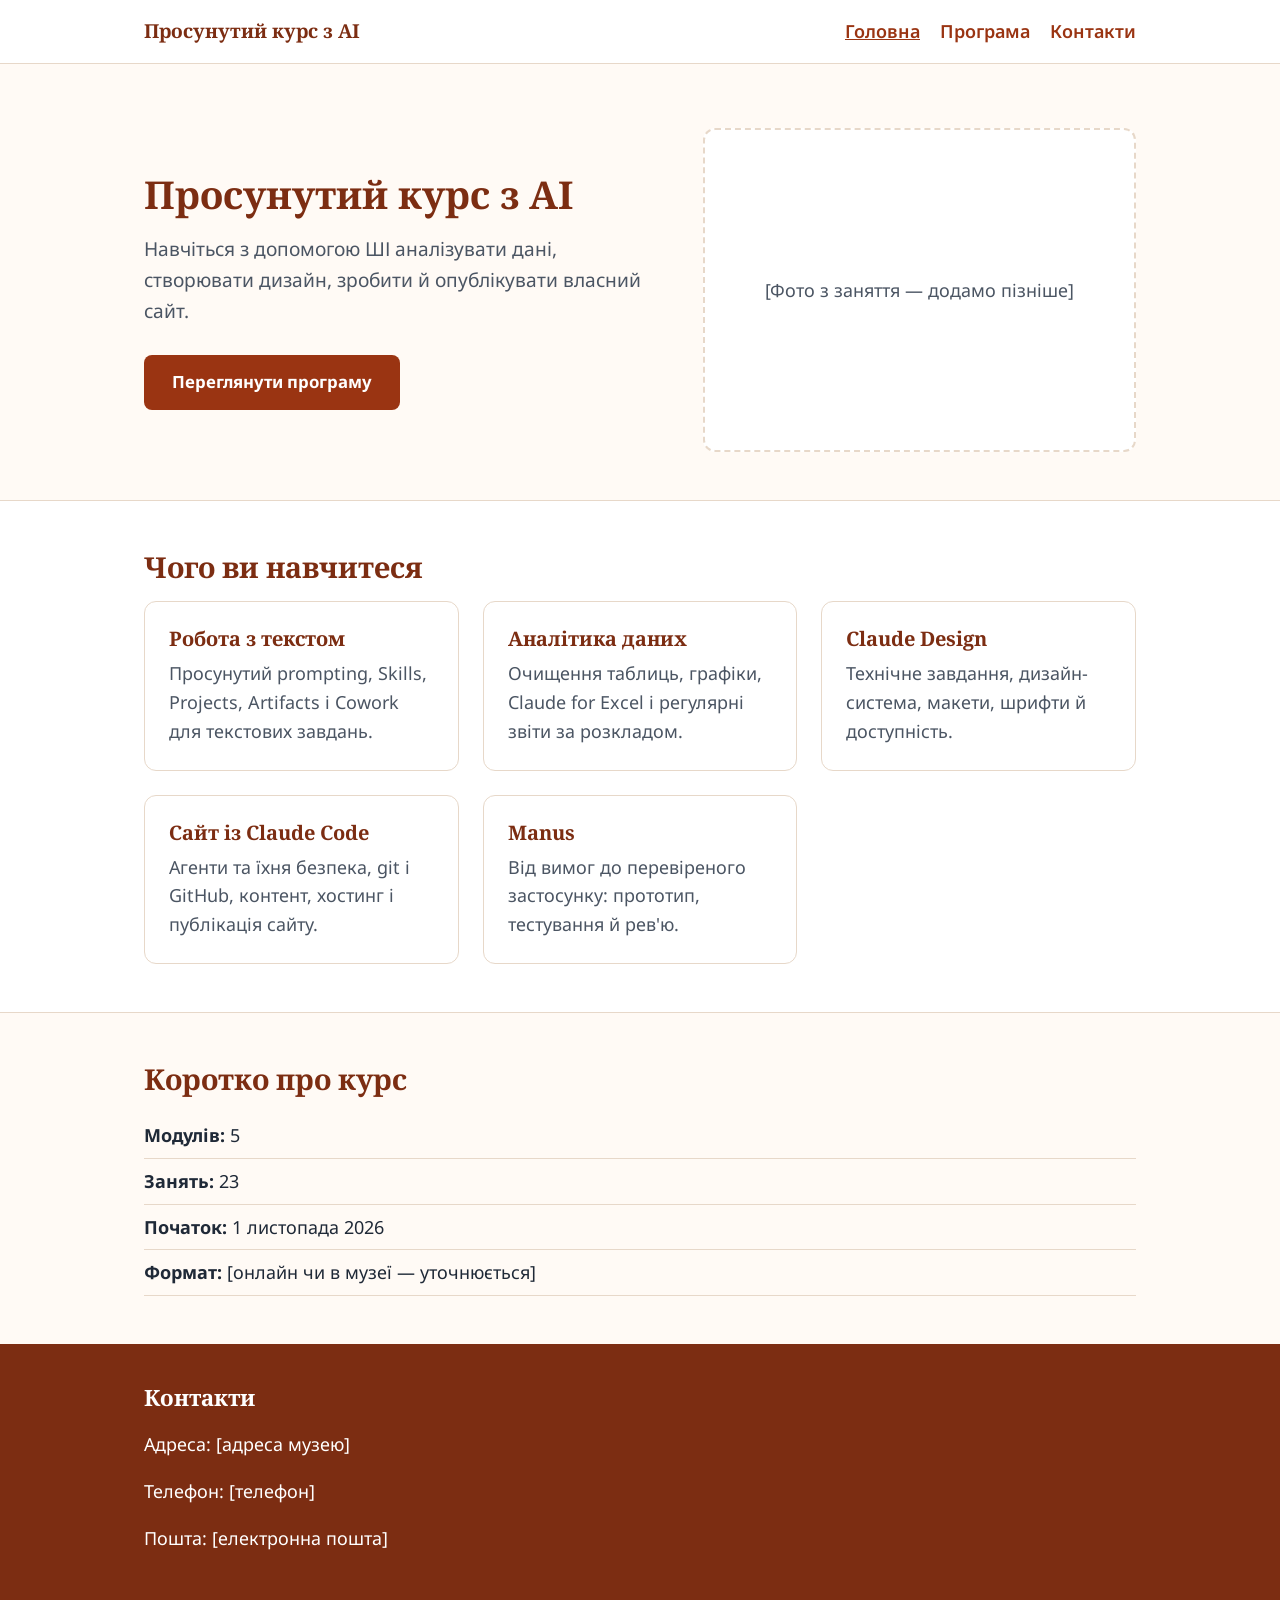
<file: index.html>
<!DOCTYPE html>
<html lang="uk">
<head>
  <meta charset="UTF-8">
  <meta name="viewport" content="width=device-width, initial-scale=1">
  <title>Просунутий курс з AI — головна</title>
  <link rel="preconnect" href="https://fonts.googleapis.com">
  <link rel="preconnect" href="https://fonts.gstatic.com" crossorigin>
  <link href="https://fonts.googleapis.com/css2?family=Noto+Sans:wght@400;600;700&family=Noto+Serif:wght@700&display=swap" rel="stylesheet">
  <link rel="stylesheet" href="style.css">
</head>
<body>
  <header class="site-header">
    <div class="container">
      <a class="logo" href="index.html">Просунутий курс з AI</a>
      <nav class="nav" aria-label="Головне меню">
        <a href="index.html" aria-current="page">Головна</a>
        <a href="program.html">Програма</a>
        <a href="#kontakty">Контакти</a>
      </nav>
    </div>
  </header>

  <main>
    <section class="hero">
      <div class="container">
        <div>
          <h1>Просунутий курс з AI</h1>
          <p class="lead">Навчіться з допомогою ШІ аналізувати дані, створювати дизайн, зробити й опублікувати власний сайт.</p>
          <a class="button" href="program.html">Переглянути програму</a>
        </div>
        <div class="photo-placeholder" role="img" aria-label="Місце для фото з заняття">
          [Фото з заняття — додамо пізніше]
        </div>
      </div>
    </section>

    <section class="section alt">
      <div class="container">
        <h2>Чого ви навчитеся</h2>
        <div class="cards">
          <article class="card">
            <h3>Робота з текстом</h3>
            <p>Просунутий prompting, Skills, Projects, Artifacts і Cowork для текстових завдань.</p>
          </article>
          <article class="card">
            <h3>Аналітика даних</h3>
            <p>Очищення таблиць, графіки, Claude for Excel і регулярні звіти за розкладом.</p>
          </article>
          <article class="card">
            <h3>Claude Design</h3>
            <p>Технічне завдання, дизайн-система, макети, шрифти й доступність.</p>
          </article>
          <article class="card">
            <h3>Сайт із Claude Code</h3>
            <p>Агенти та їхня безпека, git і GitHub, контент, хостинг і публікація сайту.</p>
          </article>
          <article class="card">
            <h3>Manus</h3>
            <p>Від вимог до перевіреного застосунку: прототип, тестування й рев'ю.</p>
          </article>
        </div>
      </div>
    </section>

    <section class="section">
      <div class="container">
        <h2>Коротко про курс</h2>
        <ul class="facts">
          <li><strong>Модулів:</strong> 5</li>
          <li><strong>Занять:</strong> 23</li>
          <li><strong>Початок:</strong> 1 листопада 2026</li>
          <li><strong>Формат:</strong> [онлайн чи в музеї — уточнюється]</li>
        </ul>
      </div>
    </section>
  </main>

  <footer class="site-footer" id="kontakty">
    <div class="container">
      <h2>Контакти</h2>
      <p>Адреса: [адреса музею]</p>
      <p>Телефон: [телефон]</p>
      <p>Пошта: [електронна пошта]</p>
    </div>
  </footer>
</body>
</html>
</file>
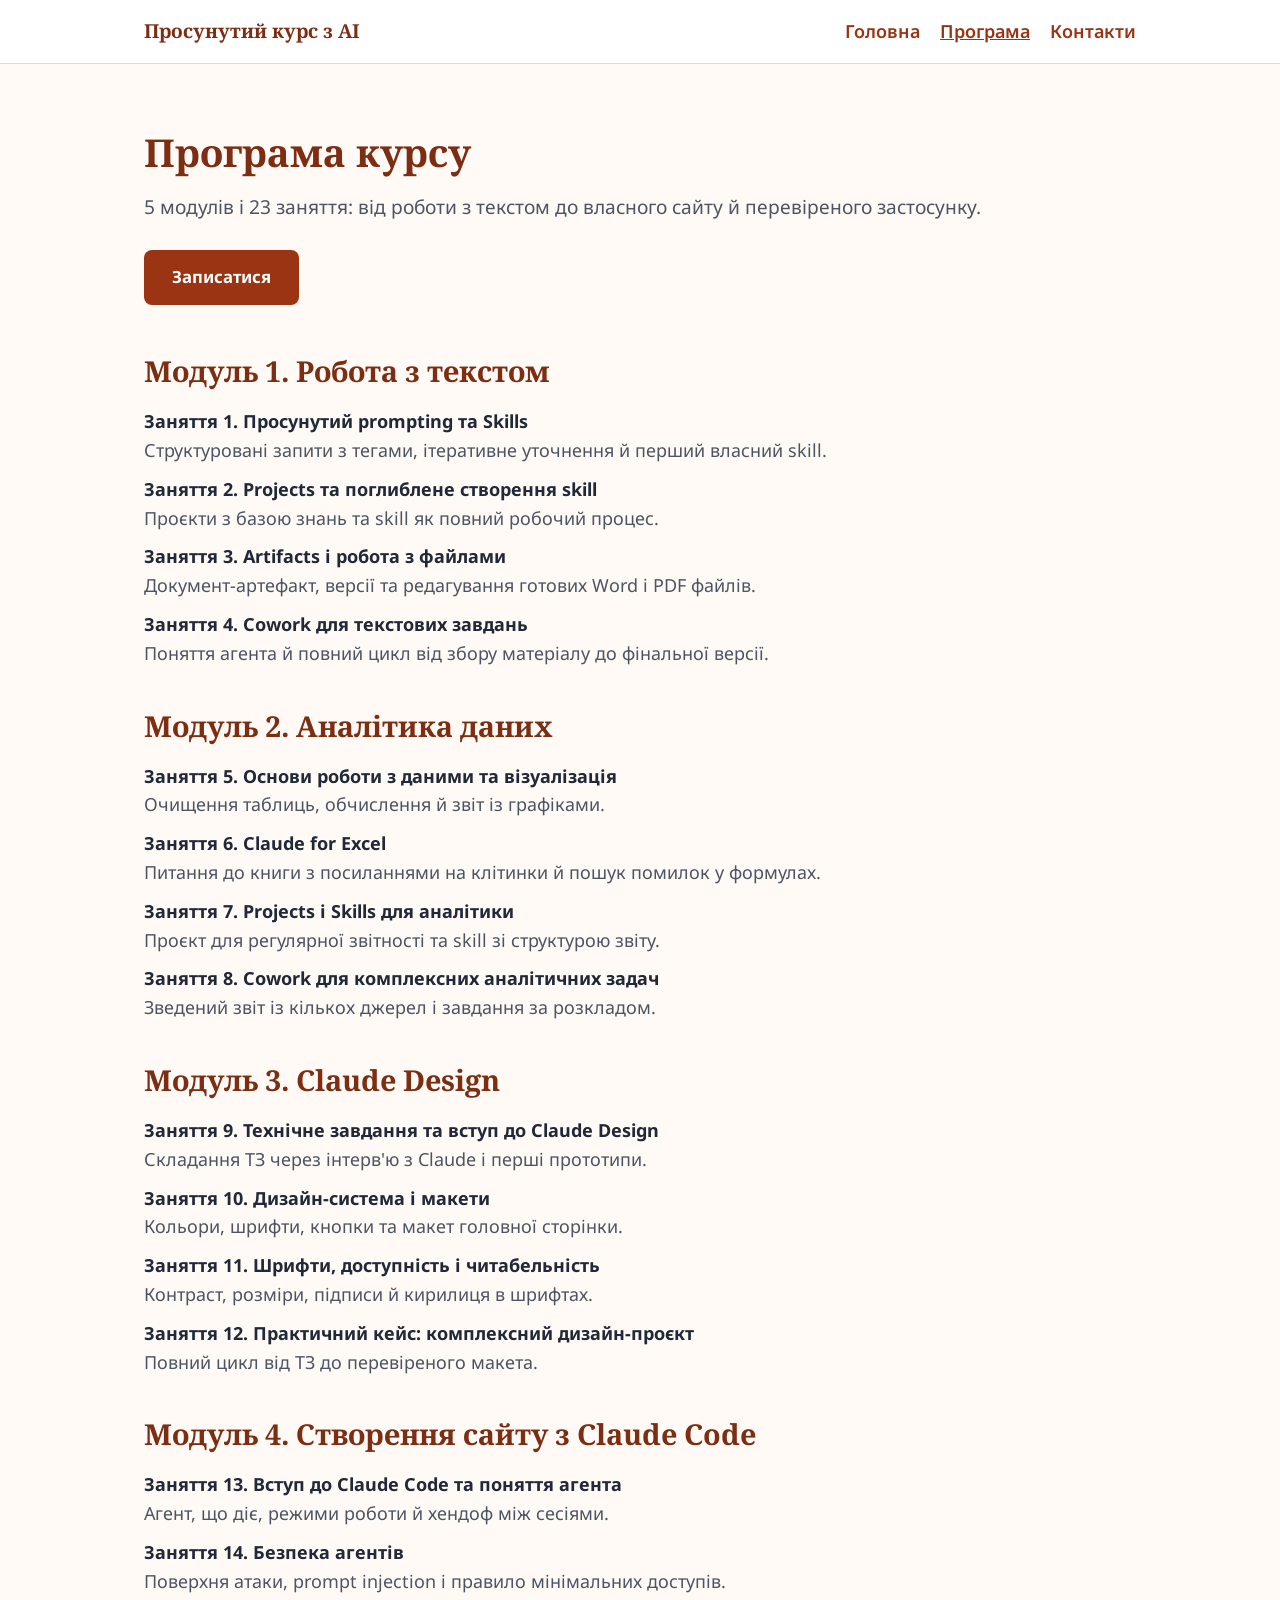
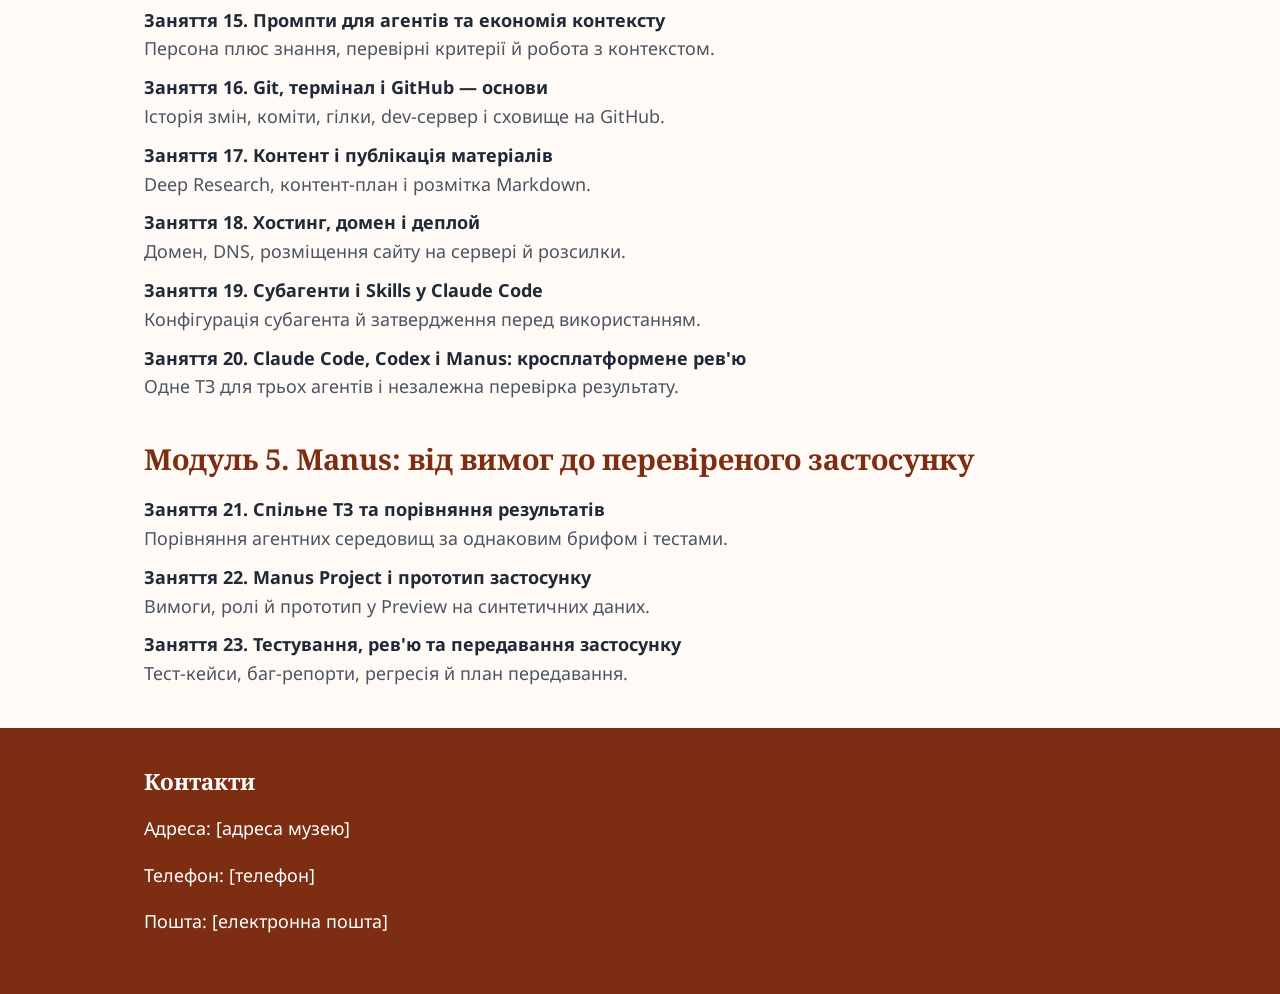
<file: program.html>
<!DOCTYPE html>
<html lang="uk">
<head>
  <meta charset="UTF-8">
  <meta name="viewport" content="width=device-width, initial-scale=1">
  <title>Програма курсу — Просунутий курс з AI</title>
  <link rel="preconnect" href="https://fonts.googleapis.com">
  <link rel="preconnect" href="https://fonts.gstatic.com" crossorigin>
  <link href="https://fonts.googleapis.com/css2?family=Noto+Sans:wght@400;600;700&family=Noto+Serif:wght@700&display=swap" rel="stylesheet">
  <link rel="stylesheet" href="style.css">
</head>
<body>
  <header class="site-header">
    <div class="container">
      <a class="logo" href="index.html">Просунутий курс з AI</a>
      <nav class="nav" aria-label="Головне меню">
        <a href="index.html">Головна</a>
        <a href="program.html" aria-current="page">Програма</a>
        <a href="#kontakty">Контакти</a>
      </nav>
    </div>
  </header>

  <main>
    <section class="hero">
      <div class="container hero-simple">
        <h1>Програма курсу</h1>
        <p class="lead">5 модулів і 23 заняття: від роботи з текстом до власного сайту й перевіреного застосунку.</p>
        <a class="button" href="#kontakty">Записатися</a>
      </div>
    </section>

    <div class="container">
      <section class="module">
        <h2>Модуль 1. Робота з текстом</h2>
        <ol class="lessons" start="1">
            <li><strong>Заняття 1. Просунутий prompting та Skills</strong><span>Структуровані запити з тегами, ітеративне уточнення й перший власний skill.</span></li>
            <li><strong>Заняття 2. Projects та поглиблене створення skill</strong><span>Проєкти з базою знань та skill як повний робочий процес.</span></li>
            <li><strong>Заняття 3. Artifacts і робота з файлами</strong><span>Документ-артефакт, версії та редагування готових Word і PDF файлів.</span></li>
            <li><strong>Заняття 4. Cowork для текстових завдань</strong><span>Поняття агента й повний цикл від збору матеріалу до фінальної версії.</span></li>
        </ol>
      </section>
      <section class="module">
        <h2>Модуль 2. Аналітика даних</h2>
        <ol class="lessons" start="5">
            <li><strong>Заняття 5. Основи роботи з даними та візуалізація</strong><span>Очищення таблиць, обчислення й звіт із графіками.</span></li>
            <li><strong>Заняття 6. Claude for Excel</strong><span>Питання до книги з посиланнями на клітинки й пошук помилок у формулах.</span></li>
            <li><strong>Заняття 7. Projects і Skills для аналітики</strong><span>Проєкт для регулярної звітності та skill зі структурою звіту.</span></li>
            <li><strong>Заняття 8. Cowork для комплексних аналітичних задач</strong><span>Зведений звіт із кількох джерел і завдання за розкладом.</span></li>
        </ol>
      </section>
      <section class="module">
        <h2>Модуль 3. Claude Design</h2>
        <ol class="lessons" start="9">
            <li><strong>Заняття 9. Технічне завдання та вступ до Claude Design</strong><span>Складання ТЗ через інтерв'ю з Claude і перші прототипи.</span></li>
            <li><strong>Заняття 10. Дизайн-система і макети</strong><span>Кольори, шрифти, кнопки та макет головної сторінки.</span></li>
            <li><strong>Заняття 11. Шрифти, доступність і читабельність</strong><span>Контраст, розміри, підписи й кирилиця в шрифтах.</span></li>
            <li><strong>Заняття 12. Практичний кейс: комплексний дизайн-проєкт</strong><span>Повний цикл від ТЗ до перевіреного макета.</span></li>
        </ol>
      </section>
      <section class="module">
        <h2>Модуль 4. Створення сайту з Claude Code</h2>
        <ol class="lessons" start="13">
            <li><strong>Заняття 13. Вступ до Claude Code та поняття агента</strong><span>Агент, що діє, режими роботи й хендоф між сесіями.</span></li>
            <li><strong>Заняття 14. Безпека агентів</strong><span>Поверхня атаки, prompt injection і правило мінімальних доступів.</span></li>
            <li><strong>Заняття 15. Промпти для агентів та економія контексту</strong><span>Персона плюс знання, перевірні критерії й робота з контекстом.</span></li>
            <li><strong>Заняття 16. Git, термінал і GitHub — основи</strong><span>Історія змін, коміти, гілки, dev-сервер і сховище на GitHub.</span></li>
            <li><strong>Заняття 17. Контент і публікація матеріалів</strong><span>Deep Research, контент-план і розмітка Markdown.</span></li>
            <li><strong>Заняття 18. Хостинг, домен і деплой</strong><span>Домен, DNS, розміщення сайту на сервері й розсилки.</span></li>
            <li><strong>Заняття 19. Субагенти і Skills у Claude Code</strong><span>Конфігурація субагента й затвердження перед використанням.</span></li>
            <li><strong>Заняття 20. Claude Code, Codex і Manus: кросплатформене рев'ю</strong><span>Одне ТЗ для трьох агентів і незалежна перевірка результату.</span></li>
        </ol>
      </section>
      <section class="module">
        <h2>Модуль 5. Manus: від вимог до перевіреного застосунку</h2>
        <ol class="lessons" start="21">
            <li><strong>Заняття 21. Спільне ТЗ та порівняння результатів</strong><span>Порівняння агентних середовищ за однаковим брифом і тестами.</span></li>
            <li><strong>Заняття 22. Manus Project і прототип застосунку</strong><span>Вимоги, ролі й прототип у Preview на синтетичних даних.</span></li>
            <li><strong>Заняття 23. Тестування, рев'ю та передавання застосунку</strong><span>Тест-кейси, баг-репорти, регресія й план передавання.</span></li>
        </ol>
      </section>
    </div>
  </main>

  <footer class="site-footer" id="kontakty">
    <div class="container">
      <h2>Контакти</h2>
      <p>Адреса: [адреса музею]</p>
      <p>Телефон: [телефон]</p>
      <p>Пошта: [електронна пошта]</p>
    </div>
  </footer>
</body>
</html>
</file>
<file: style.css>
/* Дизайн-система «Сайт курсу, музей» (заняття 10–11) */
:root {
  --color-primary: #7c2d12;     /* основний: теплий коричневий — заголовки */
  --color-accent: #9a3412;      /* акцент: кнопки */
  --color-accent-hover: #7c2d12;
  --color-text: #1f2937;        /* основний текст */
  --color-muted: #4b5563;       /* другорядний текст */
  --color-bg: #fffaf5;          /* фон сторінки */
  --color-surface: #ffffff;     /* фон карток */
  --color-border: #e7d8c9;
  --font-heading: "Noto Serif", Georgia, serif;
  --font-body: "Noto Sans", Arial, sans-serif;
  --space: 24px;
}

* { box-sizing: border-box; }

body {
  margin: 0;
  font-family: var(--font-body);
  font-size: 18px;              /* не менше 18 px — аудиторія 40+ */
  line-height: 1.6;
  color: var(--color-text);
  background: var(--color-bg);
}

h1, h2, h3 { font-family: var(--font-heading); color: var(--color-primary); line-height: 1.25; }
h1 { font-size: 2.4rem; margin: 0 0 16px; }
h2 { font-size: 1.8rem; margin: 0 0 16px; }
h3 { font-size: 1.25rem; margin: 0 0 8px; }

a { color: var(--color-accent); }

.container { max-width: 1040px; margin: 0 auto; padding: 0 var(--space); }

/* Шапка й меню */
.site-header { background: var(--color-surface); border-bottom: 1px solid var(--color-border); }
.site-header .container { display: flex; align-items: center; justify-content: space-between; flex-wrap: wrap; gap: 12px; padding-top: 16px; padding-bottom: 16px; }
.logo { font-family: var(--font-heading); font-weight: 700; font-size: 1.2rem; color: var(--color-primary); text-decoration: none; }
.nav { display: flex; gap: 20px; flex-wrap: wrap; }
.nav a { text-decoration: none; font-weight: 600; }
.nav a[aria-current="page"] { text-decoration: underline; }

/* Hero */
.hero { padding: 64px 0 48px; }
.hero .container { display: grid; grid-template-columns: 1.2fr 1fr; gap: 40px; align-items: center; }
.hero p.lead { font-size: 1.2rem; color: var(--color-muted); margin: 0 0 28px; }

.hero .container.hero-simple { display: block; }

/* Кнопки */
.button {
  display: inline-block;
  padding: 14px 28px;
  border-radius: 8px;
  background: var(--color-accent);
  color: #ffffff;
  font-weight: 700;
  text-decoration: none;
  font-size: 1.05rem;
}
.button:hover, .button:focus-visible { background: var(--color-accent-hover); }
.button:focus-visible { outline: 3px solid var(--color-text); outline-offset: 3px; }

/* Плейсхолдер фото */
.photo-placeholder {
  aspect-ratio: 4 / 3;
  border: 2px dashed var(--color-border);
  border-radius: 12px;
  background: var(--color-surface);
  display: flex; align-items: center; justify-content: center;
  color: var(--color-muted); text-align: center; padding: 16px;
}

/* Секції й картки */
.section { padding: 48px 0; }
.section.alt { background: var(--color-surface); border-top: 1px solid var(--color-border); border-bottom: 1px solid var(--color-border); }
.cards { display: grid; grid-template-columns: repeat(auto-fit, minmax(260px, 1fr)); gap: var(--space); }
.card { background: var(--color-surface); border: 1px solid var(--color-border); border-radius: 12px; padding: var(--space); }
.card p { margin: 0; color: var(--color-muted); }
.facts { list-style: none; padding: 0; margin: 0; }
.facts li { padding: 8px 0; border-bottom: 1px solid var(--color-border); }

/* Програма */
.module { margin-bottom: 40px; }
.lessons { list-style: none; padding-left: 0; }
.lessons li { margin-bottom: 10px; }
.lessons li span { display: block; color: var(--color-muted); }

/* Футер */
.site-footer { padding: 40px 0; background: var(--color-primary); color: #ffffff; }
.site-footer a { color: #ffffff; }
.site-footer h2 { color: #ffffff; font-size: 1.4rem; }

/* Телефон */
@media (max-width: 720px) {
  h1 { font-size: 1.9rem; }
  .hero { padding: 40px 0 32px; }
  .hero .container { grid-template-columns: 1fr; }
}
</file>
